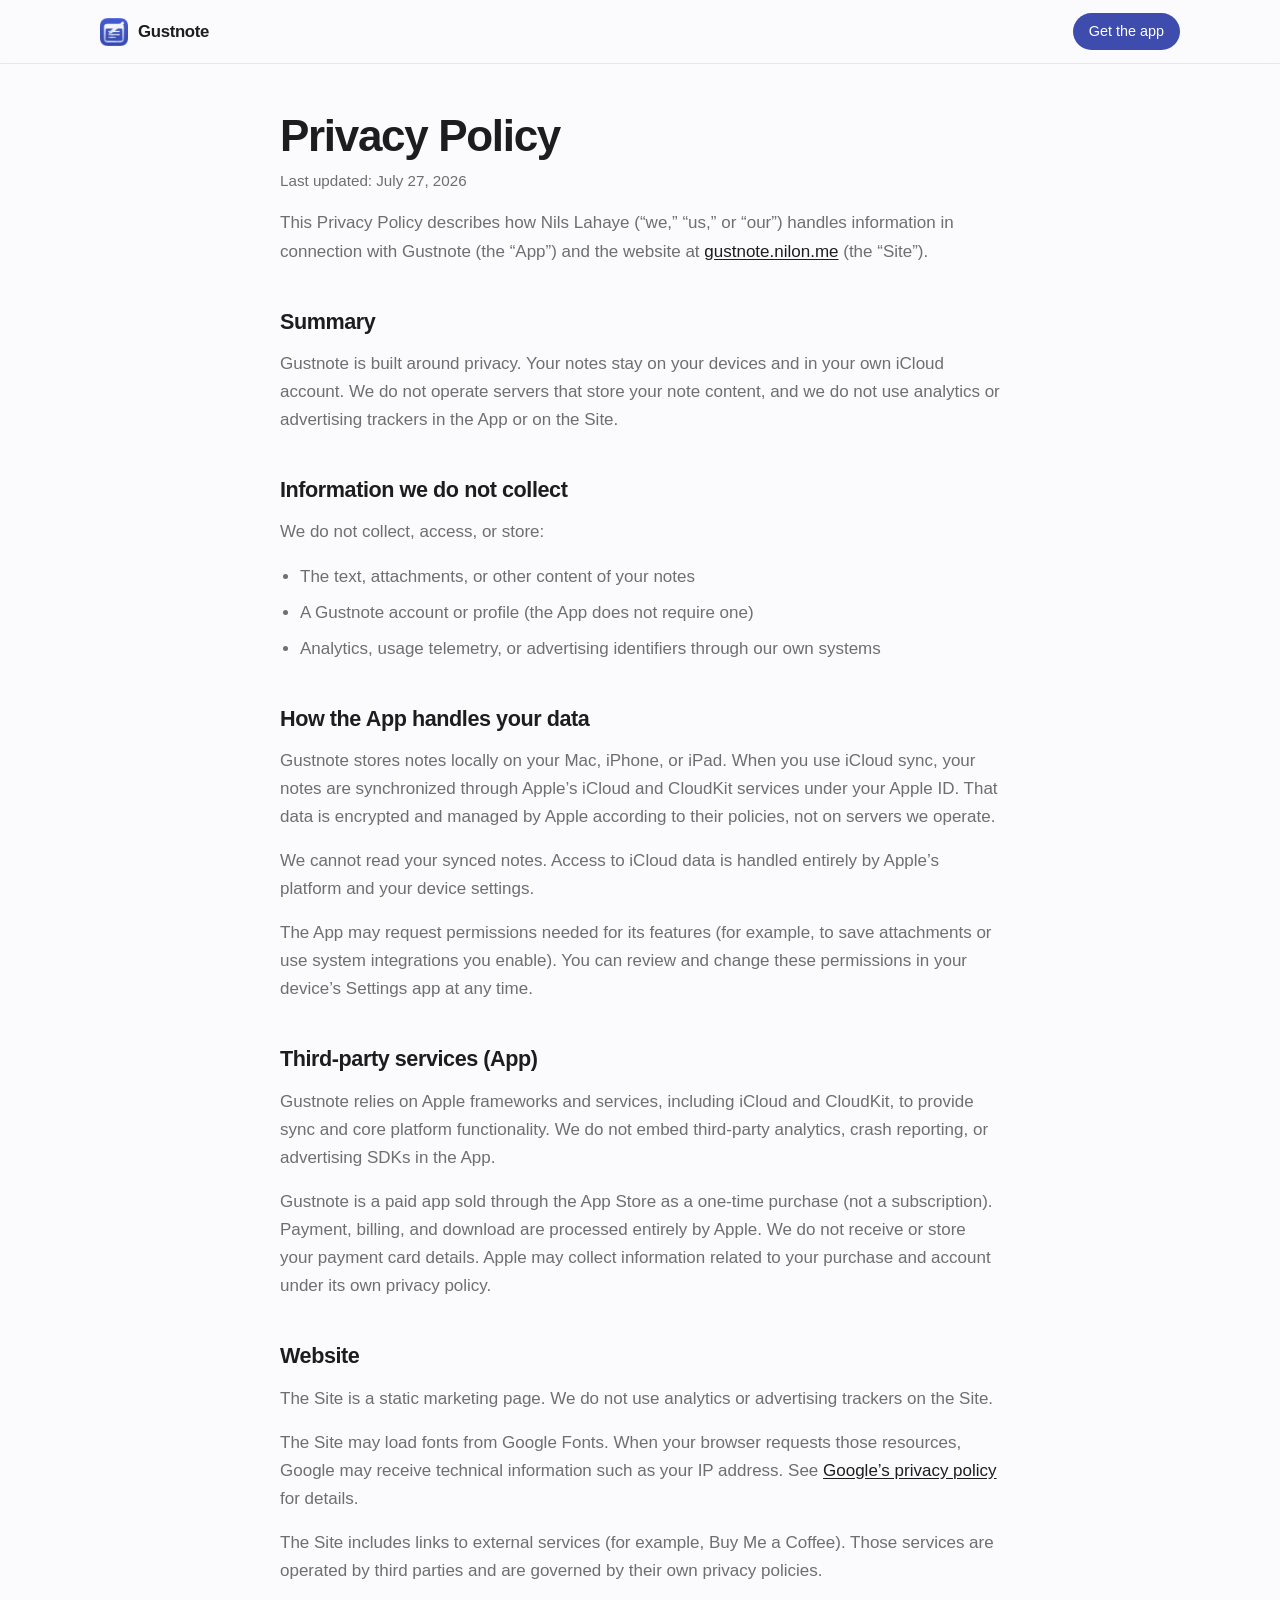
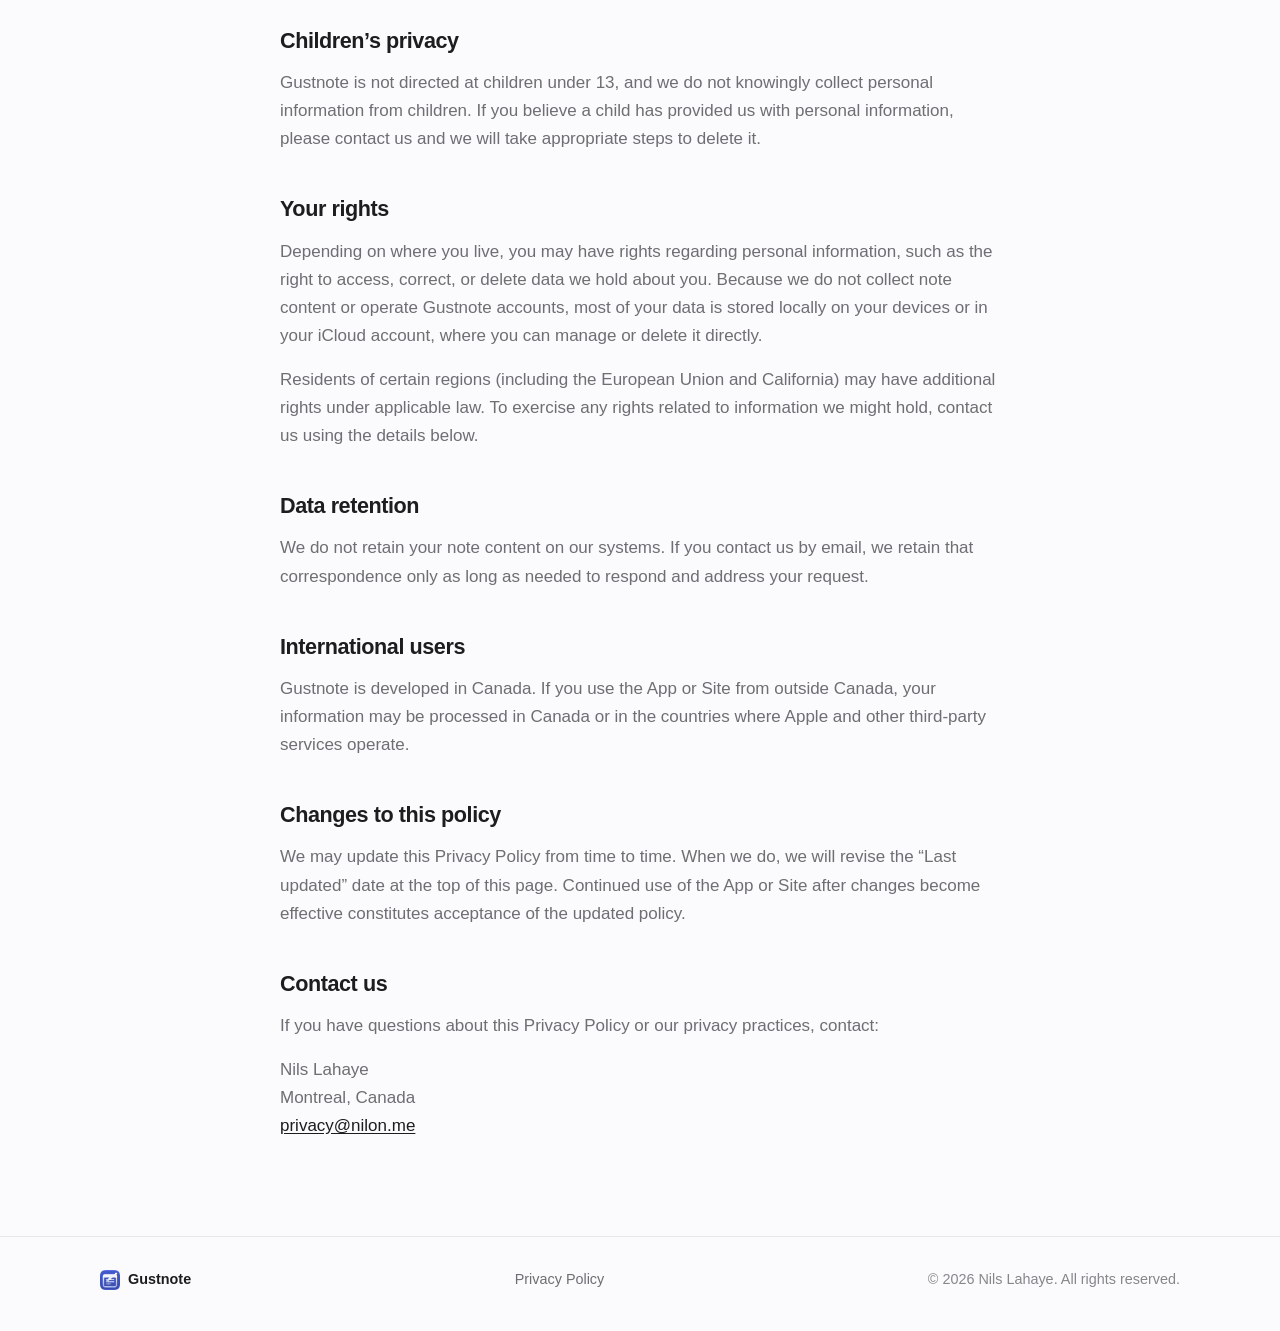
<file: privacy/index.html>
<!DOCTYPE html>
<html lang="en">
<head>
  <meta charset="UTF-8">
  <meta name="viewport" content="width=device-width, initial-scale=1.0">
  <meta name="description" content="Privacy policy for Gustnote and gustnote.nilon.me.">
  <meta name="theme-color" content="#fbfbfd" media="(prefers-color-scheme: light)">
  <meta name="theme-color" content="#000000" media="(prefers-color-scheme: dark)">
  <title>Privacy Policy — Gustnote</title>
  <link rel="icon" href="../assets/favicon.png" type="image/png">
  <link rel="apple-touch-icon" href="../assets/icon-512.png">
  <link rel="stylesheet" href="../css/style.css">
</head>
<body>
  <header class="site-header">
    <div class="container header-inner">
      <a class="brand" href="../">
        <img src="../assets/icon-32.png" alt="" width="28" height="28" class="app-icon">
        <span>Gustnote</span>
      </a>
      <a class="header-cta" href="../#download">Get the app</a>
    </div>
  </header>

  <main class="legal-page">
    <div class="container legal-content">
      <h1>Privacy Policy</h1>
      <p class="legal-meta">Last updated: July 27, 2026</p>

      <p>
        This Privacy Policy describes how Nils Lahaye (“we,” “us,” or “our”) handles information
        in connection with Gustnote (the “App”) and the website at
        <a href="https://gustnote.nilon.me">gustnote.nilon.me</a> (the “Site”).
      </p>

      <h2>Summary</h2>
      <p>
        Gustnote is built around privacy. Your notes stay on your devices and in your own iCloud
        account. We do not operate servers that store your note content, and we do not use
        analytics or advertising trackers in the App or on the Site.
      </p>

      <h2>Information we do not collect</h2>
      <p>We do not collect, access, or store:</p>
      <ul>
        <li>The text, attachments, or other content of your notes</li>
        <li>A Gustnote account or profile (the App does not require one)</li>
        <li>Analytics, usage telemetry, or advertising identifiers through our own systems</li>
      </ul>

      <h2>How the App handles your data</h2>
      <p>
        Gustnote stores notes locally on your Mac, iPhone, or iPad. When you use iCloud sync,
        your notes are synchronized through Apple’s iCloud and CloudKit services under your Apple
        ID. That data is encrypted and managed by Apple according to their policies, not on
        servers we operate.
      </p>
      <p>
        We cannot read your synced notes. Access to iCloud data is handled entirely by Apple’s
        platform and your device settings.
      </p>
      <p>
        The App may request permissions needed for its features (for example, to save attachments
        or use system integrations you enable). You can review and change these permissions in
        your device’s Settings app at any time.
      </p>

      <h2>Third-party services (App)</h2>
      <p>
        Gustnote relies on Apple frameworks and services, including iCloud and CloudKit, to provide
        sync and core platform functionality. We do not embed third-party analytics, crash
        reporting, or advertising SDKs in the App.
      </p>
      <p>
        Gustnote is a paid app sold through the App Store as a one-time purchase (not a
        subscription). Payment, billing, and download are processed entirely by Apple. We do not
        receive or store your payment card details. Apple may collect information related to your
        purchase and account under its own privacy policy.
      </p>

      <h2>Website</h2>
      <p>
        The Site is a static marketing page. We do not use analytics or advertising trackers on
        the Site.
      </p>
      <p>
        The Site may load fonts from Google Fonts. When your browser requests those resources,
        Google may receive technical information such as your IP address. See
        <a href="https://policies.google.com/privacy" target="_blank" rel="noopener noreferrer">Google’s privacy policy</a>
        for details.
      </p>
      <p>
        The Site includes links to external services (for example, Buy Me a Coffee). Those
        services are operated by third parties and are governed by their own privacy policies.
      </p>

      <h2>Children’s privacy</h2>
      <p>
        Gustnote is not directed at children under 13, and we do not knowingly collect personal
        information from children. If you believe a child has provided us with personal information,
        please contact us and we will take appropriate steps to delete it.
      </p>

      <h2>Your rights</h2>
      <p>
        Depending on where you live, you may have rights regarding personal information, such as
        the right to access, correct, or delete data we hold about you. Because we do not collect
        note content or operate Gustnote accounts, most of your data is stored locally on your
        devices or in your iCloud account, where you can manage or delete it directly.
      </p>
      <p>
        Residents of certain regions (including the European Union and California) may have
        additional rights under applicable law. To exercise any rights related to information we
        might hold, contact us using the details below.
      </p>

      <h2>Data retention</h2>
      <p>
        We do not retain your note content on our systems. If you contact us by email, we retain
        that correspondence only as long as needed to respond and address your request.
      </p>

      <h2>International users</h2>
      <p>
        Gustnote is developed in Canada. If you use the App or Site from outside Canada, your
        information may be processed in Canada or in the countries where Apple and other
        third-party services operate.
      </p>

      <h2>Changes to this policy</h2>
      <p>
        We may update this Privacy Policy from time to time. When we do, we will revise the
        “Last updated” date at the top of this page. Continued use of the App or Site after
        changes become effective constitutes acceptance of the updated policy.
      </p>

      <h2>Contact us</h2>
      <p>
        If you have questions about this Privacy Policy or our privacy practices, contact:
      </p>
      <p>
        Nils Lahaye<br>
        Montreal, Canada<br>
        <a href="mailto:privacy@nilon.me">privacy@nilon.me</a>
      </p>
    </div>
  </main>

  <footer class="site-footer">
    <div class="container footer-inner">
      <span class="brand-footer">
        <img src="../assets/icon-32.png" alt="" width="20" height="20" class="app-icon">
        Gustnote
      </span>
      <nav class="footer-nav" aria-label="Footer">
        <a href="../privacy/">Privacy Policy</a>
      </nav>
      <p>&copy; <span id="year"></span> Nils Lahaye. All rights reserved.</p>
    </div>
  </footer>

  <script>
    document.getElementById('year').textContent = new Date().getFullYear();
  </script>
</body>
</html>
</file>
<file: css/style.css>
:root {
  --brand: #3d4cad;
  --brand-dark: #323e91;
  --brand-soft: rgba(61, 76, 173, 0.18);
  --text: #1d1d1f;
  --text-secondary: #6e6e73;
  --text-tertiary: #86868b;
  --bg: #fbfbfd;
  --surface: #ffffff;
  --border: rgba(0, 0, 0, 0.08);
  --shadow: 0 24px 80px rgba(0, 0, 0, 0.12);
  --radius: 16px;
  --radius-sm: 10px;
  --max-width: 1080px;
  --header-height: 64px;
}

@media (prefers-color-scheme: dark) {
  :root {
    --text: #f5f5f7;
    --text-secondary: #a1a1a6;
    --text-tertiary: #86868b;
    --bg: #000000;
    --surface: #161617;
    --border: rgba(255, 255, 255, 0.1);
    --shadow: 0 24px 80px rgba(0, 0, 0, 0.45);
    --brand-soft: rgba(154, 163, 240, 0.16);
  }
}

*,
*::before,
*::after {
  box-sizing: border-box;
}

html {
  scroll-behavior: smooth;
  color-scheme: light dark;
}

body {
  margin: 0;
  font-family: -apple-system, BlinkMacSystemFont, "SF Pro Text", "Segoe UI", Roboto, Helvetica, Arial, sans-serif;
  font-size: 17px;
  line-height: 1.5;
  color: var(--text);
  background: var(--bg);
  -webkit-font-smoothing: antialiased;
}

img {
  display: block;
}

a {
  color: inherit;
  text-decoration: none;
}

.container {
  width: min(100% - 40px, var(--max-width));
  margin-inline: auto;
}

/* Header */

.site-header {
  position: sticky;
  top: 0;
  z-index: 100;
  height: var(--header-height);
  background: color-mix(in srgb, var(--bg) 82%, transparent);
  backdrop-filter: blur(16px);
  border-bottom: 1px solid var(--border);
}

.header-inner {
  display: flex;
  align-items: center;
  justify-content: space-between;
  height: 100%;
}

.brand {
  display: inline-flex;
  align-items: center;
  gap: 10px;
  font-weight: 600;
  font-size: 1.05rem;
  letter-spacing: -0.02em;
}

.header-cta {
  font-size: 0.9rem;
  font-weight: 500;
  padding: 8px 16px;
  border-radius: 999px;
  background: var(--brand);
  color: #ffffff;
  transition: background 0.2s ease, transform 0.15s ease;
}

.header-cta:hover {
  background: var(--brand-dark);
}

.header-cta.is-pending {
  opacity: 0.85;
  cursor: default;
}

/* Hero */

.hero {
  padding: 72px 0 48px;
}

.hero-grid {
  display: grid;
  grid-template-columns: 1fr 1fr;
  gap: 48px;
  align-items: center;
}

.eyebrow {
  display: inline-block;
  margin: 0 0 16px;
  padding: 6px 12px;
  border-radius: 999px;
  background: var(--brand-soft);
  color: var(--text);
  font-size: 0.82rem;
  font-weight: 600;
  letter-spacing: 0.04em;
  text-transform: uppercase;
}

.hero h1 {
  margin: 0 0 20px;
  font-size: clamp(2.2rem, 4vw, 3.4rem);
  line-height: 1.08;
  letter-spacing: -0.03em;
  font-weight: 700;
}

.lead {
  margin: 0;
  font-size: 1.15rem;
  line-height: 1.6;
  color: var(--text-secondary);
  max-width: 34ch;
}

.hero-actions {
  margin-top: 32px;
  display: flex;
  flex-direction: column;
  align-items: flex-start;
  gap: 14px;
}

.hero-app-icon {
  width: 96px;
  height: 96px;
  margin-bottom: 20px;
}

.app-icon {
  display: block;
}

.hero-sub {
  margin: 16px 0 0;
  font-size: 0.95rem;
  color: var(--text-tertiary);
}

/* Buttons */

.btn {
  display: inline-flex;
  align-items: center;
  justify-content: center;
  gap: 10px;
  padding: 14px 22px;
  border-radius: 999px;
  font-size: 1rem;
  font-weight: 600;
  transition: background 0.2s ease, transform 0.15s ease, box-shadow 0.2s ease;
}

.btn-primary {
  background: var(--brand);
  color: #ffffff;
  box-shadow: 0 8px 24px rgba(61, 76, 173, 0.35);
}

.btn-primary:hover {
  background: var(--brand-dark);
  transform: translateY(-1px);
}

.btn-primary.is-pending {
  cursor: default;
  transform: none;
}

.hero-actions .btn-primary {
  padding: 16px 26px;
  font-size: 1.12rem;
}

.hero-actions .apple-icon {
  width: 20px;
  height: 20px;
}

.btn-large {
  padding: 16px 28px;
  font-size: 1.05rem;
}

.apple-icon {
  width: 18px;
  height: 18px;
  fill: currentColor;
}

.bmc-button {
  display: inline-flex;
  align-items: center;
  justify-content: center;
  gap: 8px;
  padding: 8px 16px;
  border-radius: 999px;
  background: var(--brand);
  color: #ffffff;
  font-size: 0.9rem;
  font-weight: 600;
  line-height: 1.2;
  text-decoration: none;
  box-shadow: 0 4px 14px rgba(61, 76, 173, 0.28);
  transition: background 0.2s ease, transform 0.15s ease, box-shadow 0.2s ease;
}

.bmc-button:hover {
  background: var(--brand-dark);
  transform: translateY(-1px);
}

.bmc-button img {
  width: 20px;
  height: 27px;
  flex-shrink: 0;
}

.bmc-button-large {
  margin-top: 8px;
  padding: 10px 18px;
  font-size: 0.95rem;
}

/* Hero visual + screenshots */

.hero-visual {
  display: flex;
  justify-content: center;
  padding: 20px 0;
}

.screenshot-shot,
.screenshot-card img,
.screenshot-device-frame img {
  display: block;
  width: 100%;
  height: auto;
  border-radius: var(--radius);
  border: 1px solid var(--border);
  box-shadow: var(--shadow);
  background: var(--surface);
}

.screenshot-device-frame img {
  width: auto;
  height: auto;
  max-width: 100%;
  max-height: 100%;
  border-radius: var(--radius-sm);
}

.hero-shot {
  max-width: 640px;
}

.screenshots {
  padding: 72px 0;
  background: var(--surface);
  border-block: 1px solid var(--border);
}

.screenshot-platforms {
  display: flex;
  flex-direction: column;
  gap: 40px;
}

.screenshot-platform-mac {
  display: grid;
  grid-template-columns: repeat(2, minmax(0, 1fr));
  gap: 24px 32px;
}

.screenshot-platform-mac > .screenshot-platform-label {
  grid-column: 1 / -1;
  font-size: 0.9rem;
  color: var(--text-secondary);
}

.screenshot-mobile {
  display: grid;
  grid-template-columns: repeat(2, minmax(0, 1fr));
  gap: 24px 40px;
  max-width: 520px;
  margin-inline: auto;
}

.screenshot-mobile .screenshot-platform {
  display: flex;
  flex-direction: column;
  align-items: center;
  gap: 12px;
  min-width: 0;
}

.screenshot-mobile .screenshot-platform-label {
  font-size: 0.7rem;
  width: 100%;
  text-align: center;
}

.screenshot-mobile .screenshot-card {
  width: 100%;
}

.screenshot-device-frame {
  width: 100%;
  height: 340px;
  display: flex;
  align-items: flex-end;
  justify-content: center;
}

.screenshot-mobile .screenshot-device-frame img {
  display: block;
  width: auto;
  height: auto;
  max-width: 100%;
  max-height: 100%;
  object-fit: contain;
  border-radius: var(--radius-sm);
  border: 1px solid var(--border);
  box-shadow: var(--shadow);
  background: var(--surface);
}

.screenshot-mobile .screenshot-card figcaption {
  margin-top: 10px;
  font-size: 0.8rem;
  line-height: 1.4;
  text-align: center;
}

.screenshot-platform {
  display: flex;
  flex-direction: column;
  gap: 16px;
}

.screenshot-platform.screenshot-platform-mac {
  display: grid;
  gap: 24px 32px;
}

.screenshot-platform-label {
  margin: 0;
  font-size: 0.75rem;
  font-weight: 600;
  letter-spacing: 0.06em;
  text-transform: uppercase;
  color: var(--text-tertiary);
}

.screenshot-card {
  margin: 0;
}

.screenshot-card figcaption {
  margin-top: 12px;
  font-size: 0.95rem;
  color: var(--text-secondary);
  text-align: center;
}

.screenshot-card.is-hidden {
  display: none;
}

.sync-visual {
  display: flex;
  justify-content: center;
}

.sync-device-stack {
  position: relative;
  width: 100%;
  max-width: 520px;
  padding-bottom: 12%;
}

.sync-device {
  display: block;
  width: 100%;
  height: auto;
  border-radius: var(--radius-sm);
  border: 1px solid var(--border);
  box-shadow: var(--shadow);
  background: var(--surface);
}

.sync-device-mac {
  position: relative;
  z-index: 1;
  width: 100%;
  border-radius: var(--radius);
}

.sync-device-iphone {
  position: absolute;
  z-index: 3;
  left: -5%;
  bottom: -2%;
  width: 22%;
  border-radius: 16px;
}

.sync-device-ipad {
  position: absolute;
  z-index: 2;
  right: -8%;
  bottom: -6%;
  width: 44%;
  border-radius: 12px;
}

/* Promo */

.promo {
  padding: 24px 0 64px;
}

.promo blockquote {
  margin: 0;
  padding: 28px 32px;
  border-radius: var(--radius);
  background: var(--surface);
  border: 1px solid var(--border);
  font-size: 1.2rem;
  line-height: 1.55;
  letter-spacing: -0.01em;
  text-align: center;
  color: var(--text);
}

/* Features */

.features {
  padding: 72px 0;
}

.features.alt {
  background: var(--surface);
  border-block: 1px solid var(--border);
}

.section-intro {
  max-width: 52ch;
  margin-bottom: 40px;
}

.section-intro h2 {
  margin: 0 0 12px;
  font-size: clamp(1.7rem, 3vw, 2.2rem);
  letter-spacing: -0.02em;
}

.section-intro p {
  margin: 0;
  color: var(--text-secondary);
  font-size: 1.05rem;
}

.feature-grid {
  display: grid;
  grid-template-columns: repeat(2, 1fr);
  gap: 20px;
}

.feature-card {
  padding: 24px;
  border-radius: var(--radius);
  background: var(--surface);
  border: 1px solid var(--border);
}

.features.alt .feature-card {
  background: var(--bg);
}

.feature-icon {
  width: 40px;
  height: 40px;
  display: grid;
  place-items: center;
  margin-bottom: 16px;
  border-radius: 10px;
  background: var(--brand-soft);
  font-size: 1.1rem;
  font-weight: 600;
}

.feature-icon svg {
  width: 1.25rem;
  height: 1.25rem;
}

.feature-card h3 {
  margin: 0 0 8px;
  font-size: 1.05rem;
  letter-spacing: -0.01em;
}

.feature-card p {
  margin: 0;
  font-size: 0.95rem;
  color: var(--text-secondary);
  line-height: 1.55;
}

.check-list {
  margin: 0;
  padding: 0;
  list-style: none;
  display: grid;
  gap: 14px;
  max-width: 56ch;
}

.check-list li {
  position: relative;
  padding-left: 28px;
  color: var(--text-secondary);
}

.check-list li::before {
  content: "";
  position: absolute;
  left: 0;
  top: 0.55em;
  width: 8px;
  height: 8px;
  border-radius: 50%;
  background: var(--brand);
  transform: translateY(-50%);
}

/* Sync section */

.sync {
  padding: 72px 0;
}

.sync-grid {
  display: grid;
  grid-template-columns: 1fr 1fr;
  gap: 48px;
  align-items: center;
}

.sync h2 {
  margin: 0 0 16px;
  font-size: clamp(1.7rem, 3vw, 2.2rem);
  letter-spacing: -0.02em;
}

.sync p {
  margin: 0 0 16px;
  color: var(--text-secondary);
  line-height: 1.6;
}

/* Privacy */

.privacy {
  padding: 56px 0;
  background: var(--surface);
  border-block: 1px solid var(--border);
}

.privacy-inner {
  text-align: center;
  max-width: 52ch;
}

.privacy h2 {
  margin: 0 0 12px;
  font-size: 1.5rem;
}

.privacy p {
  margin: 0;
  color: var(--text-secondary);
  line-height: 1.6;
}

/* CTA */

.cta-section {
  padding: 80px 0 96px;
}

.cta-inner {
  text-align: center;
  max-width: 56ch;
  display: flex;
  flex-direction: column;
  align-items: center;
  gap: 14px;
  margin-inline: auto;
}

.cta-inner h2 {
  margin: 0 0 16px;
  font-size: clamp(1.8rem, 3vw, 2.4rem);
  letter-spacing: -0.02em;
}

.cta-inner p {
  margin: 0 0 28px;
  color: var(--text-secondary);
  line-height: 1.6;
}

/* Footer */

.site-footer {
  padding: 32px 0 40px;
  border-top: 1px solid var(--border);
}

.footer-inner {
  display: flex;
  align-items: center;
  justify-content: space-between;
  gap: 16px;
  flex-wrap: wrap;
  font-size: 0.9rem;
  color: var(--text-tertiary);
}

.brand-footer {
  display: inline-flex;
  align-items: center;
  gap: 8px;
  font-weight: 600;
  color: var(--text);
}

.site-footer p {
  margin: 0;
}

.footer-nav {
  display: flex;
  align-items: center;
  gap: 20px;
}

.footer-nav a {
  color: var(--text-secondary);
  text-decoration: none;
  transition: color 0.15s ease;
}

.footer-nav a:hover {
  color: var(--text);
}

/* Legal pages */

.legal-page {
  padding: 48px 0 80px;
}

.legal-content {
  max-width: 720px;
}

.legal-content h1 {
  margin: 0 0 8px;
  font-size: clamp(2rem, 4vw, 2.75rem);
  letter-spacing: -0.03em;
  line-height: 1.1;
}

.legal-meta {
  margin: 0 0 32px;
  color: var(--text-tertiary);
  font-size: 0.95rem;
}

.legal-content h2 {
  margin: 40px 0 12px;
  font-size: 1.35rem;
  letter-spacing: -0.02em;
}

.legal-content p,
.legal-content ul {
  margin: 0 0 16px;
  color: var(--text-secondary);
  line-height: 1.65;
}

.legal-content ul {
  padding-left: 1.25rem;
}

.legal-content li {
  margin-bottom: 8px;
}

.legal-content a {
  color: var(--text);
  text-decoration: underline;
  text-underline-offset: 2px;
}

.legal-content a:hover {
  color: var(--brand-dark);
}

/* Responsive */

@media (max-width: 900px) {
  .hero-grid,
  .sync-grid {
    grid-template-columns: 1fr;
  }

  .hero {
    padding-top: 48px;
  }

  .hero-copy {
    text-align: center;
  }

  .lead {
    max-width: none;
  }

  .hero-actions {
    display: flex;
    flex-direction: column;
    align-items: center;
  }

  .hero-app-icon {
    margin-inline: auto;
  }

  .hero-visual {
    order: -1;
  }

  .screenshot-platforms {
    gap: 32px;
  }

  .screenshot-platform-mac {
    grid-template-columns: repeat(2, minmax(0, 1fr));
    gap: 16px;
  }

  .screenshot-mobile {
    gap: 20px 24px;
    max-width: 100%;
  }

  .screenshot-device-frame {
    height: clamp(260px, 38vw, 300px);
  }

  .feature-grid {
    grid-template-columns: 1fr;
  }

  .sync-grid > div:first-child {
    text-align: center;
  }

  .sync-grid > div:last-child {
    order: -1;
  }

  .sync-device-iphone {
    left: -2%;
    width: 20%;
  }

  .sync-device-ipad {
    right: -4%;
    width: 40%;
  }
}

@media (max-width: 520px) {
  body {
    font-size: 16px;
  }

  .promo blockquote {
    padding: 20px;
    font-size: 1.05rem;
  }

  .footer-inner {
    flex-direction: column;
    text-align: center;
  }

  .footer-nav {
    justify-content: center;
  }
}
</file>
